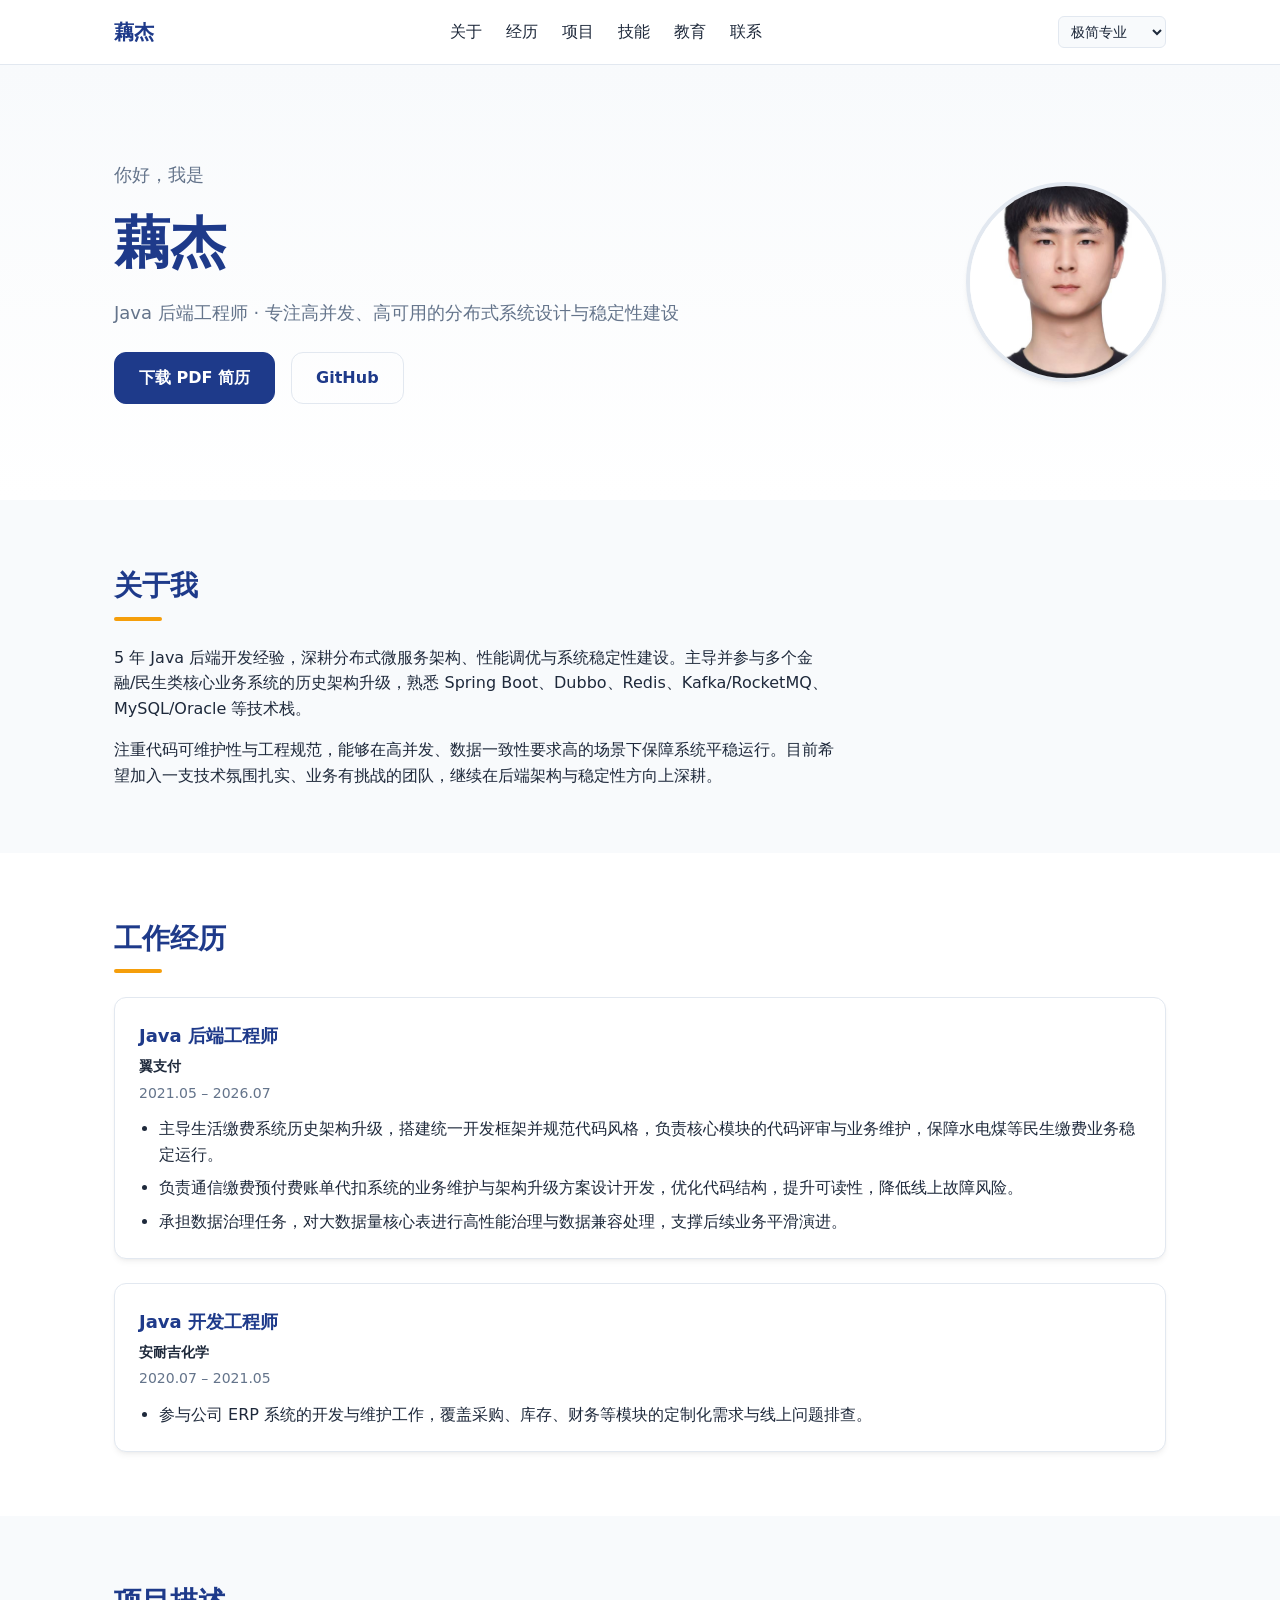
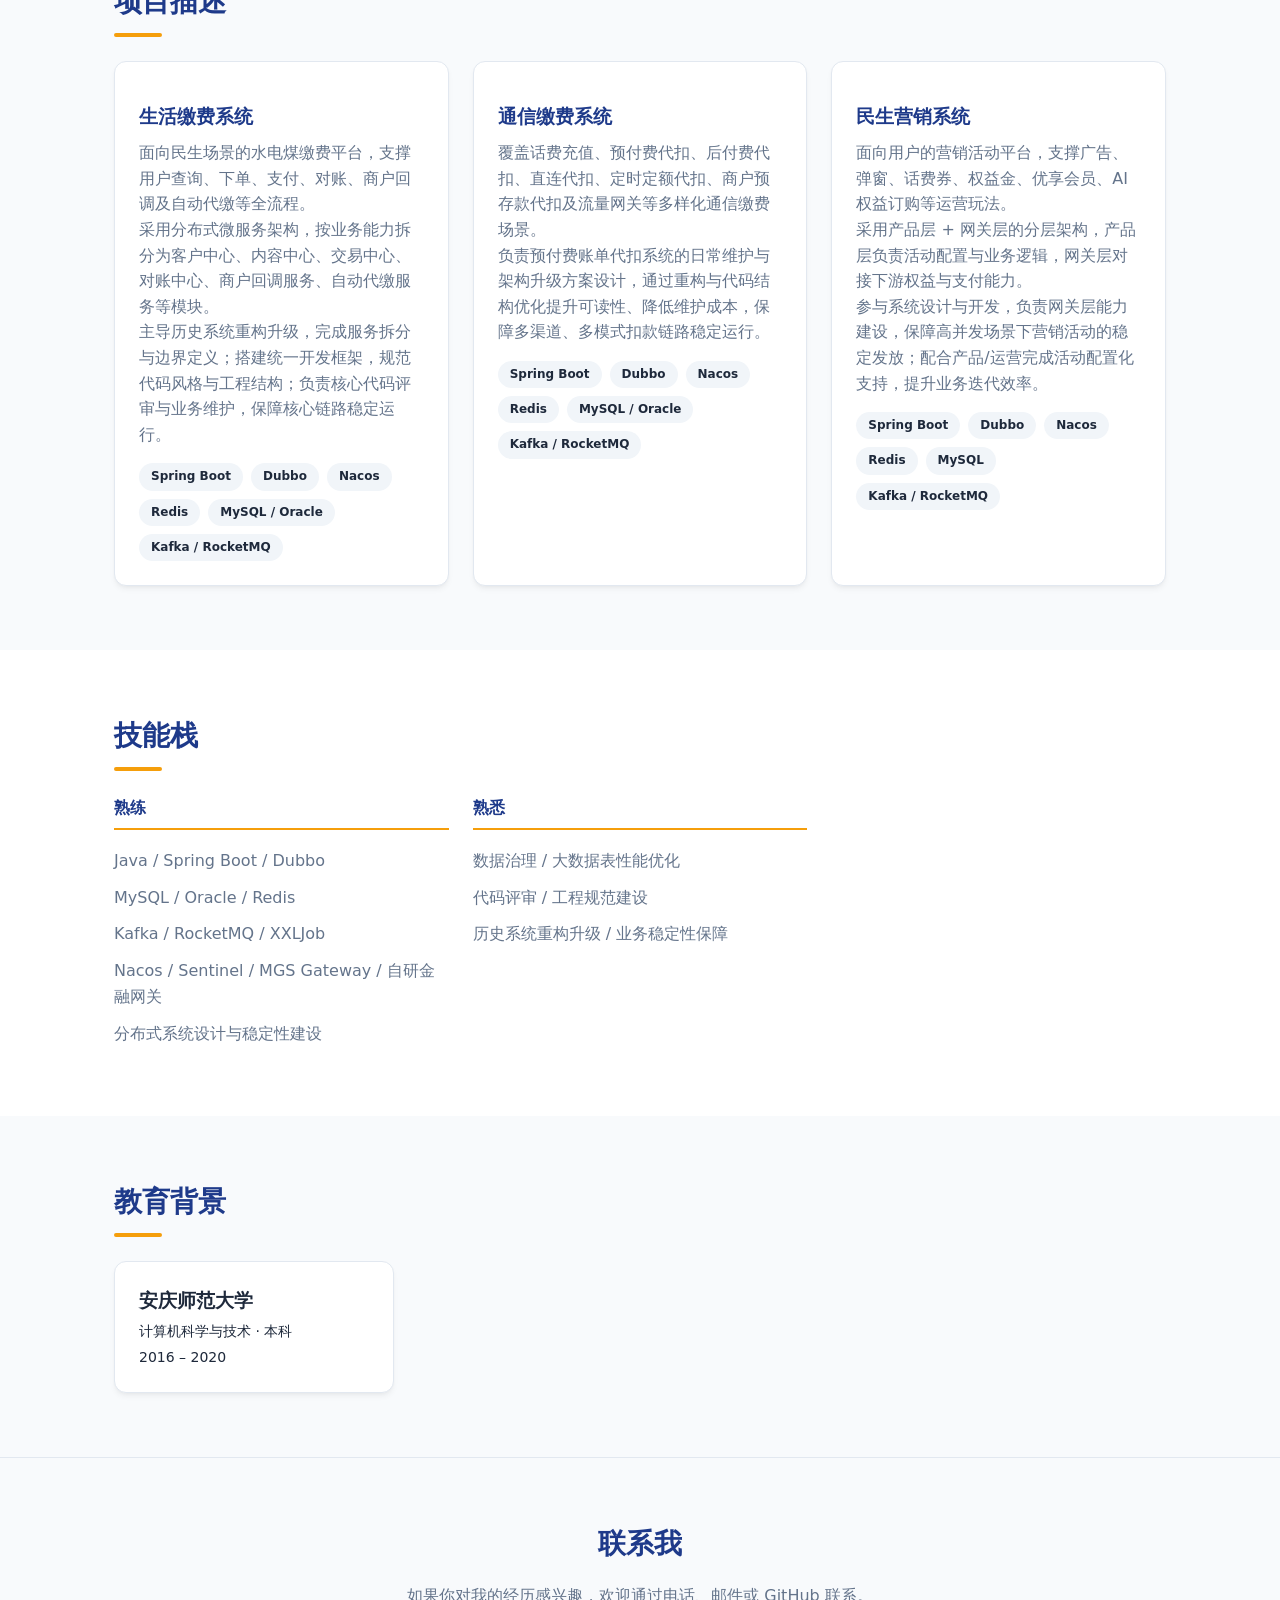
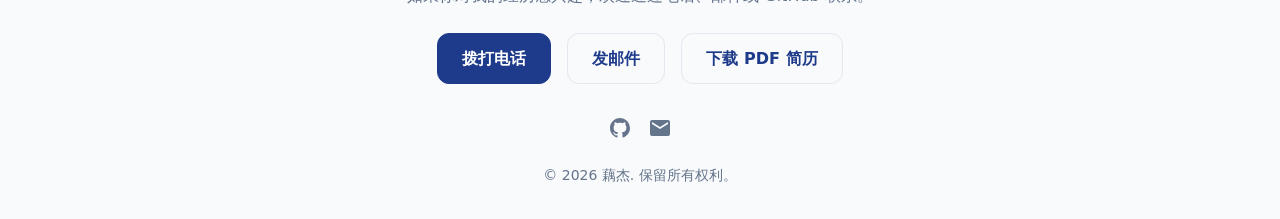
<file: index.html>
<!DOCTYPE html>
<html lang="zh-CN">
<head>
  <meta charset="UTF-8">
  <meta name="viewport" content="width=device-width, initial-scale=1.0">
  <title>藕杰 · Java 后端工程师</title>
  <meta name="description" content="藕杰的个人简历网站，展示 Java 后端开发、分布式系统设计与项目经验。">
  <meta name="author" content="藕杰">

  <!-- Open Graph -->
  <meta property="og:title" content="藕杰 · Java 后端工程师">
  <meta property="og:description" content="专注高并发、高可用的分布式系统设计与稳定性建设。">
  <meta property="og:type" content="website">
  <meta property="og:url" content="https://liqingshang.github.io/personal-info/">

  <!-- Twitter Card -->
  <meta name="twitter:card" content="summary_large_image">
  <meta name="twitter:title" content="藕杰 · Java 后端工程师">
  <meta name="twitter:description" content="专注高并发、高可用的分布式系统设计与稳定性建设。">

  <!-- Preload critical CSS -->
  <link rel="preload" href="styles/main.css" as="style">
  <link rel="preload" href="styles/themes/minimalist-pro.css" as="style">

  <!-- Shared structure -->
  <link rel="stylesheet" href="styles/main.css">

  <!-- Default theme: swap this href to try another style -->
  <link id="theme-stylesheet" rel="stylesheet" href="styles/themes/minimalist-pro.css">

  <link rel="icon" type="image/svg+xml" href="assets/favicon.svg">
</head>
<body class="antialiased">
  <a href="#main-content" class="skip-link">跳转到主要内容</a>

  <header class="site-header">
    <div class="container header-inner">
      <a href="#" class="logo">藕杰</a>

      <nav id="main-nav" class="main-nav" aria-label="主导航">
        <ul class="nav-list">
          <li><a href="#about" class="nav-link">关于</a></li>
          <li><a href="#experience" class="nav-link">经历</a></li>
          <li><a href="#projects" class="nav-link">项目</a></li>
          <li><a href="#skills" class="nav-link">技能</a></li>
          <li><a href="#education" class="nav-link">教育</a></li>
          <li><a href="#contact" class="nav-link">联系</a></li>
        </ul>
      </nav>

      <div class="header-actions">
        <label for="theme-switcher" class="sr-only">选择主题</label>
        <select id="theme-switcher" class="theme-switcher" aria-label="选择主题">
          <option value="minimalist-pro">极简专业</option>
          <option value="cyberpunk-neon">赛博朋克</option>
          <option value="terminal-hacker">终端极客</option>
          <option value="brutalist-engineer">粗野工程师</option>
          <option value="warm-craftsman">温暖匠人</option>
        </select>

        <button id="menu-toggle" class="menu-toggle" aria-expanded="false" aria-controls="main-nav" aria-label="打开菜单">
          <span class="menu-bar" aria-hidden="true"></span>
          <span class="menu-bar" aria-hidden="true"></span>
          <span class="menu-bar" aria-hidden="true"></span>
        </button>
      </div>
    </div>
  </header>

  <main id="main-content">
    <!--
      NOTE: Resume content is duplicated in resume.html for PDF generation.
      When updating sections below (hero/about/experience/projects/skills/education),
      keep resume.html in sync so the downloaded PDF stays accurate.
    -->
    <section class="hero" id="hero">
      <div class="container hero-inner">
        <div class="hero-content">
          <p class="hero-greeting">你好，我是</p>
          <h1 class="hero-title">藕杰</h1>
          <p class="hero-tagline">Java 后端工程师 · 专注高并发、高可用的分布式系统设计与稳定性建设</p>
          <div class="hero-actions">
            <a href="assets/resume.pdf" class="btn btn-primary" download>下载 PDF 简历</a>
            <a href="https://github.com/liqingshang" class="btn btn-secondary" target="_blank" rel="noopener">GitHub</a>
          </div>
        </div>
        <div class="hero-avatar" aria-hidden="true">
          <img src="assets/avatar.jpg" alt="藕杰头像" width="160" height="160">
        </div>
      </div>
    </section>

    <section class="section" id="about">
      <div class="container">
        <h2 class="section-title">关于我</h2>
        <div class="section-body">
          <p>
            5 年 Java 后端开发经验，深耕分布式微服务架构、性能调优与系统稳定性建设。主导并参与多个金融/民生类核心业务系统的历史架构升级，熟悉 Spring Boot、Dubbo、Redis、Kafka/RocketMQ、MySQL/Oracle 等技术栈。
          </p>
          <p>
            注重代码可维护性与工程规范，能够在高并发、数据一致性要求高的场景下保障系统平稳运行。目前希望加入一支技术氛围扎实、业务有挑战的团队，继续在后端架构与稳定性方向上深耕。
          </p>
        </div>
      </div>
    </section>

    <section class="section" id="experience">
      <div class="container">
        <h2 class="section-title">工作经历</h2>
        <div class="timeline">
          <article class="card experience-card">
            <div class="experience-meta">
              <h3 class="experience-role">Java 后端工程师</h3>
              <span class="experience-company">翼支付</span>
              <span class="experience-date">2021.05 – 2026.07</span>
            </div>
            <ul class="experience-list">
              <li>主导生活缴费系统历史架构升级，搭建统一开发框架并规范代码风格，负责核心模块的代码评审与业务维护，保障水电煤等民生缴费业务稳定运行。</li>
              <li>负责通信缴费预付费账单代扣系统的业务维护与架构升级方案设计开发，优化代码结构，提升可读性，降低线上故障风险。</li>
              <li>承担数据治理任务，对大数据量核心表进行高性能治理与数据兼容处理，支撑后续业务平滑演进。</li>
            </ul>
          </article>

          <article class="card experience-card">
            <div class="experience-meta">
              <h3 class="experience-role">Java 开发工程师</h3>
              <span class="experience-company">安耐吉化学</span>
              <span class="experience-date">2020.07 – 2021.05</span>
            </div>
            <ul class="experience-list">
              <li>参与公司 ERP 系统的开发与维护工作，覆盖采购、库存、财务等模块的定制化需求与线上问题排查。</li>
            </ul>
          </article>
        </div>
      </div>
    </section>

    <section class="section" id="projects">
      <div class="container">
        <h2 class="section-title">项目描述</h2>
        <div class="project-grid">
          <article class="card project-card">
            <div class="project-body">
              <h3 class="project-title">生活缴费系统</h3>
              <div class="project-desc">
                <p>面向民生场景的水电煤缴费平台，支撑用户查询、下单、支付、对账、商户回调及自动代缴等全流程。</p>
                <p>采用分布式微服务架构，按业务能力拆分为客户中心、内容中心、交易中心、对账中心、商户回调服务、自动代缴服务等模块。</p>
                <p>主导历史系统重构升级，完成服务拆分与边界定义；搭建统一开发框架，规范代码风格与工程结构；负责核心代码评审与业务维护，保障核心链路稳定运行。</p>
              </div>
              <div class="project-tags">
                <span class="tag">Spring Boot</span>
                <span class="tag">Dubbo</span>
                <span class="tag">Nacos</span>
                <span class="tag">Redis</span>
                <span class="tag">MySQL / Oracle</span>
                <span class="tag">Kafka / RocketMQ</span>
              </div>
            </div>
          </article>

          <article class="card project-card">
            <div class="project-body">
              <h3 class="project-title">通信缴费系统</h3>
              <div class="project-desc">
                <p>覆盖话费充值、预付费代扣、后付费代扣、直连代扣、定时定额代扣、商户预存款代扣及流量网关等多样化通信缴费场景。</p>
                <p>负责预付费账单代扣系统的日常维护与架构升级方案设计，通过重构与代码结构优化提升可读性、降低维护成本，保障多渠道、多模式扣款链路稳定运行。</p>
              </div>
              <div class="project-tags">
                <span class="tag">Spring Boot</span>
                <span class="tag">Dubbo</span>
                <span class="tag">Nacos</span>
                <span class="tag">Redis</span>
                <span class="tag">MySQL / Oracle</span>
                <span class="tag">Kafka / RocketMQ</span>
              </div>
            </div>
          </article>

          <article class="card project-card">
            <div class="project-body">
              <h3 class="project-title">民生营销系统</h3>
              <div class="project-desc">
                <p>面向用户的营销活动平台，支撑广告、弹窗、话费券、权益金、优享会员、AI 权益订购等运营玩法。</p>
                <p>采用产品层 + 网关层的分层架构，产品层负责活动配置与业务逻辑，网关层对接下游权益与支付能力。</p>
                <p>参与系统设计与开发，负责网关层能力建设，保障高并发场景下营销活动的稳定发放；配合产品/运营完成活动配置化支持，提升业务迭代效率。</p>
              </div>
              <div class="project-tags">
                <span class="tag">Spring Boot</span>
                <span class="tag">Dubbo</span>
                <span class="tag">Nacos</span>
                <span class="tag">Redis</span>
                <span class="tag">MySQL</span>
                <span class="tag">Kafka / RocketMQ</span>
              </div>
            </div>
          </article>
        </div>
      </div>
    </section>

    <section class="section" id="skills">
      <div class="container">
        <h2 class="section-title">技能栈</h2>
        <div class="skill-grid">
          <div class="skill-group">
            <h3 class="skill-heading">熟练</h3>
            <ul class="skill-list">
              <li>Java / Spring Boot / Dubbo</li>
              <li>MySQL / Oracle / Redis</li>
              <li>Kafka / RocketMQ / XXLJob</li>
              <li>Nacos / Sentinel / MGS Gateway / 自研金融网关</li>
              <li>分布式系统设计与稳定性建设</li>
            </ul>
          </div>
          <div class="skill-group">
            <h3 class="skill-heading">熟悉</h3>
            <ul class="skill-list">
              <li>数据治理 / 大数据表性能优化</li>
              <li>代码评审 / 工程规范建设</li>
              <li>历史系统重构升级 / 业务稳定性保障</li>
            </ul>
          </div>
        </div>
      </div>
    </section>

    <section class="section" id="education">
      <div class="container">
        <h2 class="section-title">教育背景</h2>
        <div class="card education-card">
          <h3 class="education-school">安庆师范大学</h3>
          <p class="education-major">计算机科学与技术 · 本科</p>
          <p class="education-date">2016 – 2020</p>
        </div>
      </div>
    </section>
  </main>

  <footer class="site-footer" id="contact">
    <div class="container footer-inner">
      <div class="footer-content">
        <h2 class="footer-title">联系我</h2>
        <p class="footer-desc">如果你对我的经历感兴趣，欢迎通过电话、邮件或 GitHub 联系。</p>
        <div class="footer-actions">
          <a href="tel:17375449610" class="btn btn-primary">拨打电话</a>
          <a href="mailto:2927472601@qq.com" class="btn btn-secondary">发邮件</a>
          <a href="assets/resume.pdf" class="btn btn-secondary" download>下载 PDF 简历</a>
        </div>
      </div>
      <ul class="social-list">
        <li>
          <a href="https://github.com/liqingshang" target="_blank" rel="noopener" aria-label="GitHub">
            <svg class="social-icon" viewBox="0 0 24 24" aria-hidden="true"><path fill="currentColor" d="M12 2C6.477 2 2 6.477 2 12c0 4.42 2.87 8.17 6.84 9.5.5.08.66-.23.66-.5v-1.69c-2.77.6-3.36-1.34-3.36-1.34-.46-1.16-1.11-1.47-1.11-1.47-.91-.62.07-.6.07-.6 1 .07 1.53 1.03 1.53 1.03.87 1.52 2.34 1.08 2.91.83.09-.65.35-1.09.63-1.34-2.22-.25-4.55-1.11-4.55-4.92 0-1.11.38-2 1.03-2.71-.1-.25-.45-1.29.1-2.64 0 0 .84-.27 2.75 1.02.79-.22 1.65-.33 2.5-.33.85 0 1.71.11 2.5.33 1.91-1.29 2.75-1.02 2.75-1.02.55 1.35.2 2.39.1 2.64.65.71 1.03 1.6 1.03 2.71 0 3.82-2.34 4.66-4.57 4.91.36.31.69.92.69 1.85V21c0 .27.16.59.67.5C19.14 20.16 22 16.42 22 12A10 10 0 0 0 12 2z"/></svg>
          </a>
        </li>
        <li>
          <a href="mailto:2927472601@qq.com" aria-label="Email">
            <svg class="social-icon" viewBox="0 0 24 24" aria-hidden="true"><path fill="currentColor" d="M20 4H4c-1.1 0-2 .9-2 2v12c0 1.1.9 2 2 2h16c1.1 0 2-.9 2-2V6c0-1.1-.9-2-2-2zm0 4l-8 5-8-5V6l8 5 8-5v2z"/></svg>
          </a>
        </li>
      </ul>
      <p class="copyright">© 2026 藕杰. 保留所有权利。</p>
    </div>
  </footer>

  <script src="scripts/main.js"></script>
</body>
</html>
</file>
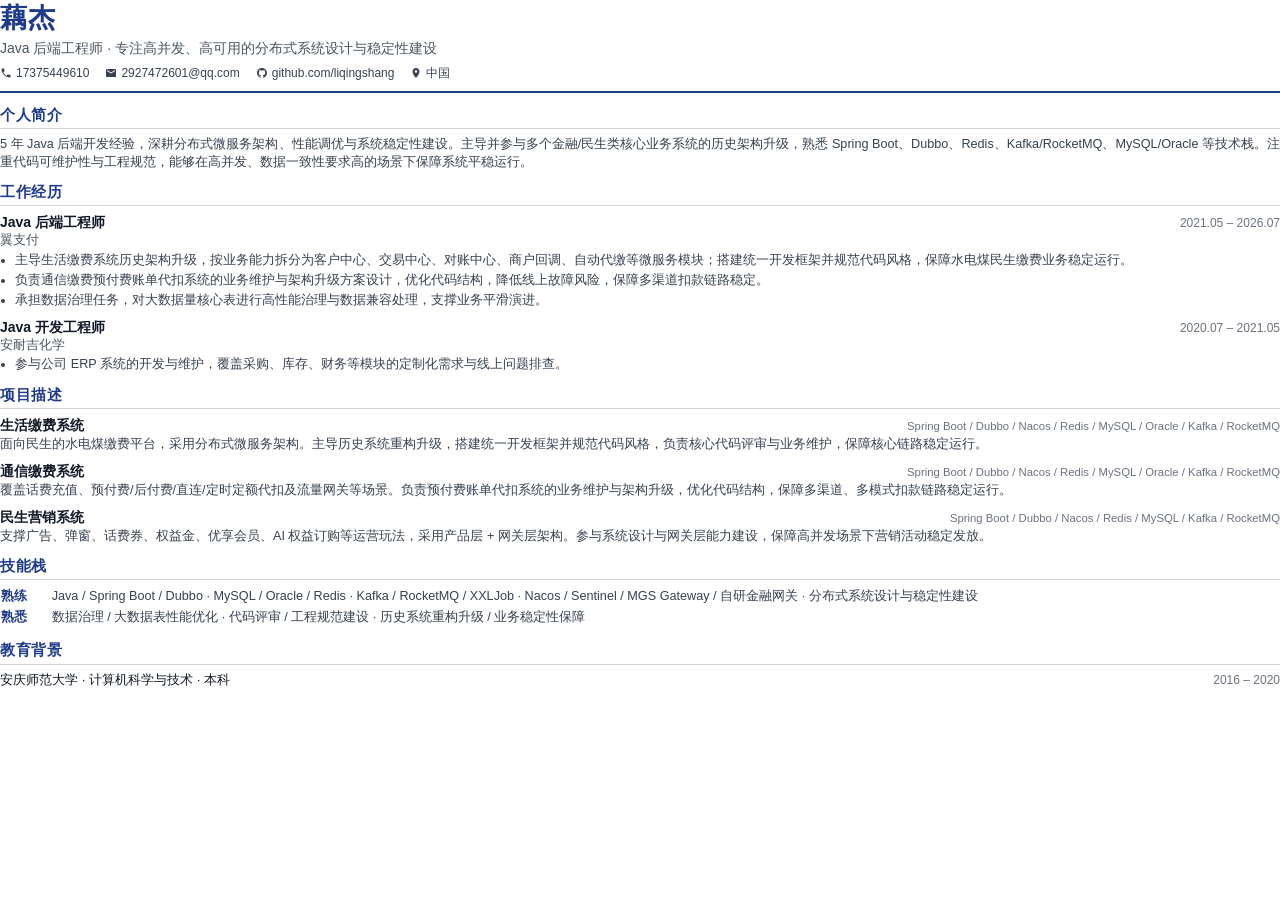
<file: resume.html>
<!DOCTYPE html>
<html lang="zh-CN">
<head>
  <meta charset="UTF-8">
  <meta name="viewport" content="width=device-width, initial-scale=1.0">
  <title>藕杰 · Java 后端工程师 · 简历</title>
  <meta name="description" content="藕杰的简历 PDF 源文件">
  <style>
    /* PDF-optimized resume styles */

    @page {
      size: A4;
      margin: 12mm 14mm;
    }

    * {
      box-sizing: border-box;
    }

    html, body {
      margin: 0;
      padding: 0;
    }

    body {
      font-family: "Noto Sans SC", "PingFang SC", "Microsoft YaHei", "Hiragino Sans GB", "Helvetica Neue", Arial, sans-serif;
      font-size: 9.5pt;
      line-height: 1.4;
      color: #1f2937;
      background: #ffffff;
    }

    h1, h2, h3, h4 {
      margin: 0;
      font-weight: 700;
    }

    p {
      margin: 0;
    }

    a {
      color: #1e3a8a;
      text-decoration: none;
    }

    ul {
      margin: 0;
      padding-left: 1.2em;
    }

    li + li {
      margin-top: 0.2em;
    }

    /* Header */
    .resume-header {
      border-bottom: 1.5pt solid #1e3a8a;
      padding-bottom: 7pt;
      margin-bottom: 9pt;
    }

    .name {
      font-size: 20pt;
      color: #1e3a8a;
      letter-spacing: 0.02em;
    }

    .title {
      font-size: 10.5pt;
      color: #4b5563;
      margin-top: 1pt;
      font-weight: 500;
    }

    .contact-row {
      display: flex;
      flex-wrap: wrap;
      gap: 5pt 12pt;
      margin-top: 5pt;
      font-size: 9pt;
      color: #374151;
    }

    .contact-item {
      display: inline-flex;
      align-items: center;
      gap: 3pt;
    }

    .contact-item svg {
      width: 9pt;
      height: 9pt;
      flex-shrink: 0;
    }

    /* Sections */
    .section {
      margin-bottom: 8pt;
      page-break-inside: avoid;
    }

    .section-title {
      font-size: 11pt;
      color: #1e3a8a;
      text-transform: uppercase;
      letter-spacing: 0.05em;
      border-bottom: 1px solid #d1d5db;
      padding-bottom: 2pt;
      margin-bottom: 5pt;
    }

    .summary {
      color: #374151;
      text-align: justify;
    }

    /* Experience */
    .entry {
      margin-bottom: 6pt;
      page-break-inside: avoid;
    }

    .entry-header {
      display: flex;
      justify-content: space-between;
      align-items: baseline;
      gap: 8pt;
    }

    .entry-title {
      font-size: 10.5pt;
      color: #111827;
    }

    .entry-date {
      font-size: 9pt;
      color: #6b7280;
      white-space: nowrap;
    }

    .entry-company {
      font-size: 9.5pt;
      color: #4b5563;
      margin-bottom: 1pt;
    }

    .entry-list {
      color: #374151;
    }

    .entry-list li {
      line-height: 1.4;
    }

    /* Projects */
    .project {
      margin-bottom: 6pt;
      page-break-inside: avoid;
    }

    .project-name {
      font-size: 10.5pt;
      color: #111827;
    }

    .project-tech {
      font-size: 8.5pt;
      color: #6b7280;
      margin-bottom: 1pt;
    }

    .project-desc {
      color: #374151;
    }

    .project-desc p + p {
      margin-top: 0.2em;
    }

    /* Skills */
    .skill-table {
      width: 100%;
      border-collapse: collapse;
    }

    .skill-table td {
      vertical-align: top;
      padding-bottom: 2pt;
    }

    .skill-table td:first-child {
      width: 4em;
      color: #1e3a8a;
      font-weight: 700;
      white-space: nowrap;
    }

    .skill-table td:last-child {
      color: #374151;
    }

    /* Education */
    .education-line {
      display: flex;
      justify-content: space-between;
      align-items: baseline;
    }

    .education-school {
      font-size: 10pt;
      color: #111827;
    }

    .education-date {
      font-size: 9pt;
      color: #6b7280;
    }

    .education-major {
      color: #4b5563;
      margin-top: 0.5pt;
    }

    /* Utility */
    .text-muted {
      color: #6b7280;
    }

    @media print {
      body {
        -webkit-print-color-adjust: exact;
        print-color-adjust: exact;
      }
    }
  </style>
</head>
<body>
  <!--
    NOTE: Keep resume content in sync with index.html.
    Sections that must match: header info, summary, experience, projects, skills, education.
  -->

  <header class="resume-header">
    <h1 class="name">藕杰</h1>
    <p class="title">Java 后端工程师 · 专注高并发、高可用的分布式系统设计与稳定性建设</p>
    <div class="contact-row">
      <span class="contact-item">
        <svg viewBox="0 0 24 24" fill="currentColor"><path d="M6.62 10.79c1.44 2.83 3.76 5.14 6.59 6.59l2.2-2.2c.27-.27.67-.36 1.02-.24 1.12.37 2.33.57 3.57.57.55 0 1 .45 1 1V20c0 .55-.45 1-1 1-9.39 0-17-7.61-17-17 0-.55.45-1 1-1h3.5c.55 0 1 .45 1 1 0 1.25.2 2.45.57 3.57.11.35.03.74-.25 1.02l-2.2 2.2z"/></svg>
        17375449610
      </span>
      <span class="contact-item">
        <svg viewBox="0 0 24 24" fill="currentColor"><path d="M20 4H4c-1.1 0-2 .9-2 2v12c0 1.1.9 2 2 2h16c1.1 0 2-.9 2-2V6c0-1.1-.9-2-2-2zm0 4l-8 5-8-5V6l8 5 8-5v2z"/></svg>
        2927472601@qq.com
      </span>
      <span class="contact-item">
        <svg viewBox="0 0 24 24" fill="currentColor"><path d="M12 2C6.477 2 2 6.477 2 12c0 4.42 2.87 8.17 6.84 9.5.5.08.66-.23.66-.5v-1.69c-2.77.6-3.36-1.34-3.36-1.34-.46-1.16-1.11-1.47-1.11-1.47-.91-.62.07-.6.07-.6 1 .07 1.53 1.03 1.53 1.03.87 1.52 2.34 1.08 2.91.83.09-.65.35-1.09.63-1.34-2.22-.25-4.55-1.11-4.55-4.92 0-1.11.38-2 1.03-2.71-.1-.25-.45-1.29.1-2.64 0 0 .84-.27 2.75 1.02.79-.22 1.65-.33 2.5-.33.85 0 1.71.11 2.5.33 1.91-1.29 2.75-1.02 2.75-1.02.55 1.35.2 2.39.1 2.64.65.71 1.03 1.6 1.03 2.71 0 3.82-2.34 4.66-4.57 4.91.36.31.69.92.69 1.85V21c0 .27.16.59.67.5C19.14 20.16 22 16.42 22 12A10 10 0 0 0 12 2z"/></svg>
        github.com/liqingshang
      </span>
      <span class="contact-item">
        <svg viewBox="0 0 24 24" fill="currentColor"><path d="M12 2C8.13 2 5 5.13 5 9c0 5.25 7 13 7 13s7-7.75 7-13c0-3.87-3.13-7-7-7zm0 9.5c-1.38 0-2.5-1.12-2.5-2.5s1.12-2.5 2.5-2.5 2.5 1.12 2.5 2.5-1.12 2.5-2.5 2.5z"/></svg>
        中国
      </span>
    </div>
  </header>

  <main>
    <section class="section">
      <h2 class="section-title">个人简介</h2>
      <p class="summary">
        5 年 Java 后端开发经验，深耕分布式微服务架构、性能调优与系统稳定性建设。主导并参与多个金融/民生类核心业务系统的历史架构升级，熟悉 Spring Boot、Dubbo、Redis、Kafka/RocketMQ、MySQL/Oracle 等技术栈。注重代码可维护性与工程规范，能够在高并发、数据一致性要求高的场景下保障系统平稳运行。
      </p>
    </section>

    <section class="section">
      <h2 class="section-title">工作经历</h2>

      <article class="entry">
        <div class="entry-header">
          <h3 class="entry-title">Java 后端工程师</h3>
          <span class="entry-date">2021.05 – 2026.07</span>
        </div>
        <p class="entry-company">翼支付</p>
        <ul class="entry-list">
          <li>主导生活缴费系统历史架构升级，按业务能力拆分为客户中心、交易中心、对账中心、商户回调、自动代缴等微服务模块；搭建统一开发框架并规范代码风格，保障水电煤民生缴费业务稳定运行。</li>
          <li>负责通信缴费预付费账单代扣系统的业务维护与架构升级方案设计，优化代码结构，降低线上故障风险，保障多渠道扣款链路稳定。</li>
          <li>承担数据治理任务，对大数据量核心表进行高性能治理与数据兼容处理，支撑业务平滑演进。</li>
        </ul>
      </article>

      <article class="entry">
        <div class="entry-header">
          <h3 class="entry-title">Java 开发工程师</h3>
          <span class="entry-date">2020.07 – 2021.05</span>
        </div>
        <p class="entry-company">安耐吉化学</p>
        <ul class="entry-list">
          <li>参与公司 ERP 系统的开发与维护，覆盖采购、库存、财务等模块的定制化需求与线上问题排查。</li>
        </ul>
      </article>
    </section>

    <section class="section">
      <h2 class="section-title">项目描述</h2>

      <article class="project">
        <div style="display:flex; justify-content:space-between; align-items:baseline; gap:8pt;">
          <h3 class="project-name">生活缴费系统</h3>
          <span class="project-tech">Spring Boot / Dubbo / Nacos / Redis / MySQL / Oracle / Kafka / RocketMQ</span>
        </div>
        <div class="project-desc">
          <p>面向民生的水电煤缴费平台，采用分布式微服务架构。主导历史系统重构升级，搭建统一开发框架并规范代码风格，负责核心代码评审与业务维护，保障核心链路稳定运行。</p>
        </div>
      </article>

      <article class="project">
        <div style="display:flex; justify-content:space-between; align-items:baseline; gap:8pt;">
          <h3 class="project-name">通信缴费系统</h3>
          <span class="project-tech">Spring Boot / Dubbo / Nacos / Redis / MySQL / Oracle / Kafka / RocketMQ</span>
        </div>
        <div class="project-desc">
          <p>覆盖话费充值、预付费/后付费/直连/定时定额代扣及流量网关等场景。负责预付费账单代扣系统的业务维护与架构升级，优化代码结构，保障多渠道、多模式扣款链路稳定运行。</p>
        </div>
      </article>

      <article class="project">
        <div style="display:flex; justify-content:space-between; align-items:baseline; gap:8pt;">
          <h3 class="project-name">民生营销系统</h3>
          <span class="project-tech">Spring Boot / Dubbo / Nacos / Redis / MySQL / Kafka / RocketMQ</span>
        </div>
        <div class="project-desc">
          <p>支撑广告、弹窗、话费券、权益金、优享会员、AI 权益订购等运营玩法，采用产品层 + 网关层架构。参与系统设计与网关层能力建设，保障高并发场景下营销活动稳定发放。</p>
        </div>
      </article>
    </section>

    <section class="section">
      <h2 class="section-title">技能栈</h2>
      <table class="skill-table">
        <tr>
          <td>熟练</td>
          <td>Java / Spring Boot / Dubbo · MySQL / Oracle / Redis · Kafka / RocketMQ / XXLJob · Nacos / Sentinel / MGS Gateway / 自研金融网关 · 分布式系统设计与稳定性建设</td>
        </tr>
        <tr>
          <td>熟悉</td>
          <td>数据治理 / 大数据表性能优化 · 代码评审 / 工程规范建设 · 历史系统重构升级 / 业务稳定性保障</td>
        </tr>
      </table>
    </section>

    <section class="section">
      <h2 class="section-title">教育背景</h2>
      <div class="education-line">
        <span class="education-school">安庆师范大学 · 计算机科学与技术 · 本科</span>
        <span class="education-date">2016 – 2020</span>
      </div>
    </section>
  </main>
</body>
</html>
</file>
<file: styles/main.css>
/* Shared structural styles */

*, *::before, *::after {
  box-sizing: border-box;
}

html {
  scroll-behavior: smooth;
}

body {
  margin: 0;
  min-height: 100vh;
  line-height: 1.6;
}

img, svg {
  max-width: 100%;
  height: auto;
  display: block;
}

a {
  text-decoration: none;
}

ul, ol {
  margin: 0;
  padding: 0;
  list-style: none;
}

h1, h2, h3, h4, p {
  margin: 0;
}

/* Screen-reader only */
.sr-only {
  position: absolute;
  width: 1px;
  height: 1px;
  padding: 0;
  margin: -1px;
  overflow: hidden;
  clip: rect(0, 0, 0, 0);
  white-space: nowrap;
  border: 0;
}

/* Skip link */
.skip-link {
  position: absolute;
  top: -40px;
  left: 0;
  padding: 0.5rem 1rem;
  z-index: 100;
  transition: top 0.2s;
}

.skip-link:focus {
  top: 0;
}

/* Container */
.container {
  width: 100%;
  max-width: 1100px;
  margin: 0 auto;
  padding: 0 1.5rem;
}

/* Header */
.site-header {
  position: sticky;
  top: 0;
  z-index: 50;
}

.header-inner {
  display: flex;
  align-items: center;
  justify-content: space-between;
  min-height: 64px;
  gap: 1rem;
}

.logo {
  font-weight: 700;
  font-size: 1.25rem;
  flex-shrink: 0;
}

.main-nav {
  display: none;
  position: absolute;
  top: 64px;
  left: 0;
  right: 0;
}

.main-nav.is-open {
  display: block;
}

.nav-list {
  display: flex;
  flex-direction: column;
  padding: 1rem;
  gap: 0.5rem;
}

.nav-link {
  display: block;
  padding: 0.5rem 0;
}

.header-actions {
  display: flex;
  align-items: center;
  gap: 0.75rem;
}

.theme-switcher {
  padding: 0.35rem 0.5rem;
  font-size: 0.875rem;
  border-radius: 0.375rem;
  cursor: pointer;
  max-width: 120px;
}

/* Hamburger */
.menu-toggle {
  display: flex;
  flex-direction: column;
  justify-content: center;
  width: 40px;
  height: 40px;
  padding: 0.5rem;
  gap: 5px;
  background: transparent;
  border: none;
  cursor: pointer;
}

.menu-bar {
  display: block;
  width: 100%;
  height: 2px;
  transition: transform 0.2s, opacity 0.2s;
}

.menu-toggle[aria-expanded="true"] .menu-bar:nth-child(1) {
  transform: translateY(7px) rotate(45deg);
}

.menu-toggle[aria-expanded="true"] .menu-bar:nth-child(2) {
  opacity: 0;
}

.menu-toggle[aria-expanded="true"] .menu-bar:nth-child(3) {
  transform: translateY(-7px) rotate(-45deg);
}

/* Desktop nav */
@media (min-width: 768px) {
  .main-nav {
    display: block;
    position: static;
  }

  .nav-list {
    flex-direction: row;
    align-items: center;
    padding: 0;
    gap: 1.5rem;
  }

  .menu-toggle {
    display: none;
  }

  .theme-switcher {
    max-width: none;
  }
}

/* Hero */
.hero {
  padding: 4rem 0;
}

.hero-inner {
  display: flex;
  flex-direction: column;
  align-items: center;
  gap: 2rem;
  text-align: center;
}

.hero-content {
  max-width: 600px;
}

.hero-actions {
  display: flex;
  flex-wrap: wrap;
  justify-content: center;
  gap: 1rem;
  margin-top: 1.5rem;
}

.hero-avatar img {
  width: 160px;
  height: 160px;
  border-radius: 50%;
  object-fit: cover;
}

@media (min-width: 768px) {
  .hero {
    padding: 6rem 0;
  }

  .hero-inner {
    flex-direction: row;
    text-align: left;
    justify-content: space-between;
  }

  .hero-actions {
    justify-content: flex-start;
  }

  .hero-avatar img {
    width: 200px;
    height: 200px;
  }
}

/* Sections */
.section {
  padding: 4rem 0;
}

.section-title {
  font-size: 1.75rem;
  margin-bottom: 1.5rem;
}

.section-body {
  max-width: 720px;
}

.section-body p + p {
  margin-top: 1rem;
}

/* Cards */
.card {
  padding: 1.5rem;
  border-radius: 0.75rem;
}

/* Timeline */
.timeline {
  display: flex;
  flex-direction: column;
  gap: 1.5rem;
}

.experience-meta {
  display: flex;
  flex-wrap: wrap;
  flex-direction: column;
  gap: 0.25rem;
  margin-bottom: 0.75rem;
}

.experience-role {
  font-size: 1.125rem;
}

.experience-company,
.experience-date {
  font-size: 0.875rem;
}

.experience-list {
  list-style: disc;
  padding-left: 1.25rem;
}

.experience-list li + li {
  margin-top: 0.5rem;
}

/* Project grid */
.project-grid {
  display: grid;
  grid-template-columns: 1fr;
  gap: 1.5rem;
}

@media (min-width: 768px) {
  .project-grid {
    grid-template-columns: repeat(2, 1fr);
  }
}

@media (min-width: 1024px) {
  .project-grid {
    grid-template-columns: repeat(3, 1fr);
  }
}

.project-image {
  width: 100%;
  aspect-ratio: 16 / 10;
  object-fit: cover;
  border-radius: 0.5rem;
}

.project-body {
  padding-top: 1rem;
}

.project-desc {
  margin: 0.5rem 0 1rem;
}

.project-tags {
  display: flex;
  flex-wrap: wrap;
  gap: 0.5rem;
}

.project-link {
  display: inline-block;
  margin-top: 1rem;
  font-weight: 600;
}

/* Skill grid */
.skill-grid {
  display: grid;
  grid-template-columns: 1fr;
  gap: 1.5rem;
}

@media (min-width: 640px) {
  .skill-grid {
    grid-template-columns: repeat(2, 1fr);
  }
}

@media (min-width: 1024px) {
  .skill-grid {
    grid-template-columns: repeat(3, 1fr);
  }
}

.skill-heading {
  font-size: 1rem;
  margin-bottom: 0.75rem;
}

.skill-list li {
  padding: 0.35rem 0;
}

/* Education */
.education-card {
  display: inline-block;
  min-width: 280px;
}

.education-major,
.education-date {
  margin-top: 0.25rem;
  font-size: 0.875rem;
}

/* Footer */
.site-footer {
  padding: 4rem 0 2rem;
}

.footer-inner {
  text-align: center;
}

.footer-title {
  font-size: 1.75rem;
  margin-bottom: 1rem;
}

.footer-desc {
  max-width: 500px;
  margin: 0 auto 1.5rem;
}

.footer-actions {
  display: flex;
  flex-wrap: wrap;
  justify-content: center;
  gap: 1rem;
  margin-bottom: 2rem;
}

.social-list {
  display: flex;
  justify-content: center;
  gap: 1rem;
  margin-bottom: 1.5rem;
}

.social-icon {
  width: 24px;
  height: 24px;
}

.copyright {
  font-size: 0.875rem;
}

/* Print helpers */
@media print {
  html {
    scroll-behavior: auto;
  }

  .site-header,
  .theme-switcher,
  .menu-toggle,
  .hero-avatar,
  .footer-actions,
  .social-list {
    display: none !important;
  }

  .hero {
    padding: 2rem 0;
    text-align: left;
  }

  .section {
    padding: 1.5rem 0;
    page-break-inside: avoid;
  }

  .card {
    border: none !important;
    box-shadow: none !important;
    padding: 0.75rem 0 !important;
  }

  a {
    text-decoration: underline;
  }

  a[href]::after {
    content: " (" attr(href) ")";
    font-size: 0.75rem;
    word-break: break-all;
  }

  .project-link,
  .btn {
    display: none !important;
  }
}
</file>
<file: styles/themes/minimalist-pro.css>
/* Theme: Minimalist Pro */

:root {
  --bg: #ffffff;
  --surface: #f8fafc;
  --surface-2: #f1f5f9;
  --text: #1e293b;
  --text-muted: #64748b;
  --primary: #1e3a8a;
  --primary-hover: #172554;
  --accent: #f59e0b;
  --accent-hover: #d97706;
  --border: #e2e8f0;
  --shadow: 0 4px 6px -1px rgba(0, 0, 0, 0.05), 0 2px 4px -2px rgba(0, 0, 0, 0.05);
  --radius: 0.75rem;
  --font-heading: system-ui, -apple-system, BlinkMacSystemFont, "Segoe UI", Roboto, "Helvetica Neue", Arial, "Noto Sans SC", sans-serif;
  --font-body: system-ui, -apple-system, BlinkMacSystemFont, "Segoe UI", Roboto, "Helvetica Neue", Arial, "Noto Sans SC", sans-serif;
}

body {
  background-color: var(--bg);
  color: var(--text);
  font-family: var(--font-body);
}

h1, h2, h3, h4 {
  font-family: var(--font-heading);
  font-weight: 700;
}

a {
  color: var(--primary);
}

a:hover {
  color: var(--primary-hover);
}

/* Header */
.site-header {
  background-color: rgba(255, 255, 255, 0.85);
  backdrop-filter: blur(8px);
  border-bottom: 1px solid var(--border);
}

.logo {
  color: var(--primary);
}

.main-nav {
  background-color: var(--bg);
  border-bottom: 1px solid var(--border);
}

@media (min-width: 768px) {
  .main-nav {
    background-color: transparent;
    border-bottom: none;
  }
}

.nav-link {
  color: var(--text);
  font-weight: 500;
}

.nav-link:hover {
  color: var(--primary);
}

.theme-switcher {
  background-color: var(--surface);
  color: var(--text);
  border: 1px solid var(--border);
}

.menu-bar {
  background-color: var(--text);
}

/* Hero */
.hero {
  background: linear-gradient(180deg, var(--surface) 0%, var(--bg) 100%);
}

.hero-greeting {
  color: var(--text-muted);
  font-size: 1.125rem;
  margin-bottom: 0.5rem;
}

.hero-title {
  font-size: 2.5rem;
  color: var(--primary);
  margin-bottom: 0.75rem;
}

@media (min-width: 768px) {
  .hero-title {
    font-size: 3.5rem;
  }
}

.hero-tagline {
  color: var(--text-muted);
  font-size: 1.125rem;
}

.hero-avatar img {
  border: 4px solid var(--border);
  box-shadow: var(--shadow);
}

/* Buttons */
.btn {
  display: inline-flex;
  align-items: center;
  justify-content: center;
  padding: 0.75rem 1.5rem;
  border-radius: var(--radius);
  font-weight: 600;
  transition: transform 0.15s, background-color 0.15s, border-color 0.15s;
}

.btn:hover {
  transform: translateY(-1px);
}

.btn-primary {
  background-color: var(--primary);
  color: #ffffff;
  border: 1px solid var(--primary);
}

.btn-primary:hover {
  background-color: var(--primary-hover);
  border-color: var(--primary-hover);
  color: #ffffff;
}

.btn-secondary {
  background-color: transparent;
  color: var(--primary);
  border: 1px solid var(--border);
}

.btn-secondary:hover {
  border-color: var(--primary);
  color: var(--primary);
}

/* Sections */
.section:nth-child(even) {
  background-color: var(--surface);
}

.section-title {
  color: var(--primary);
  position: relative;
  padding-bottom: 0.75rem;
}

.section-title::after {
  content: "";
  position: absolute;
  bottom: 0;
  left: 0;
  width: 48px;
  height: 4px;
  background-color: var(--accent);
  border-radius: 2px;
}

/* Cards */
.card {
  background-color: var(--bg);
  border: 1px solid var(--border);
  border-radius: var(--radius);
  box-shadow: var(--shadow);
}

.experience-role {
  color: var(--primary);
}

.experience-company {
  color: var(--text);
  font-weight: 600;
}

.experience-date {
  color: var(--text-muted);
}

/* Projects */
.project-card {
  transition: transform 0.2s, box-shadow 0.2s;
}

.project-card:hover {
  transform: translateY(-4px);
  box-shadow: 0 10px 15px -3px rgba(0, 0, 0, 0.08);
}

.project-title {
  color: var(--primary);
}

.project-desc {
  color: var(--text-muted);
}

.project-link {
  color: var(--primary);
}

.project-link:hover {
  color: var(--primary-hover);
}

.tag {
  display: inline-block;
  padding: 0.25rem 0.75rem;
  background-color: var(--surface-2);
  color: var(--text);
  border-radius: 9999px;
  font-size: 0.75rem;
  font-weight: 600;
}

/* Skills */
.skill-heading {
  color: var(--primary);
  border-bottom: 2px solid var(--accent);
  padding-bottom: 0.5rem;
}

.skill-list {
  color: var(--text-muted);
}

/* Footer */
.site-footer {
  background-color: var(--surface);
  border-top: 1px solid var(--border);
}

.footer-title {
  color: var(--primary);
}

.footer-desc {
  color: var(--text-muted);
}

.social-list a {
  color: var(--text-muted);
}

.social-list a:hover {
  color: var(--primary);
}

.copyright {
  color: var(--text-muted);
}

/* Print */
@media print {
  body {
    background: #ffffff !important;
    color: #000000 !important;
  }

  .hero {
    background: none !important;
  }

  .section:nth-child(even) {
    background: none !important;
  }

  .card {
    background: none !important;
  }

  a {
    color: #000000 !important;
  }
}
</file>
